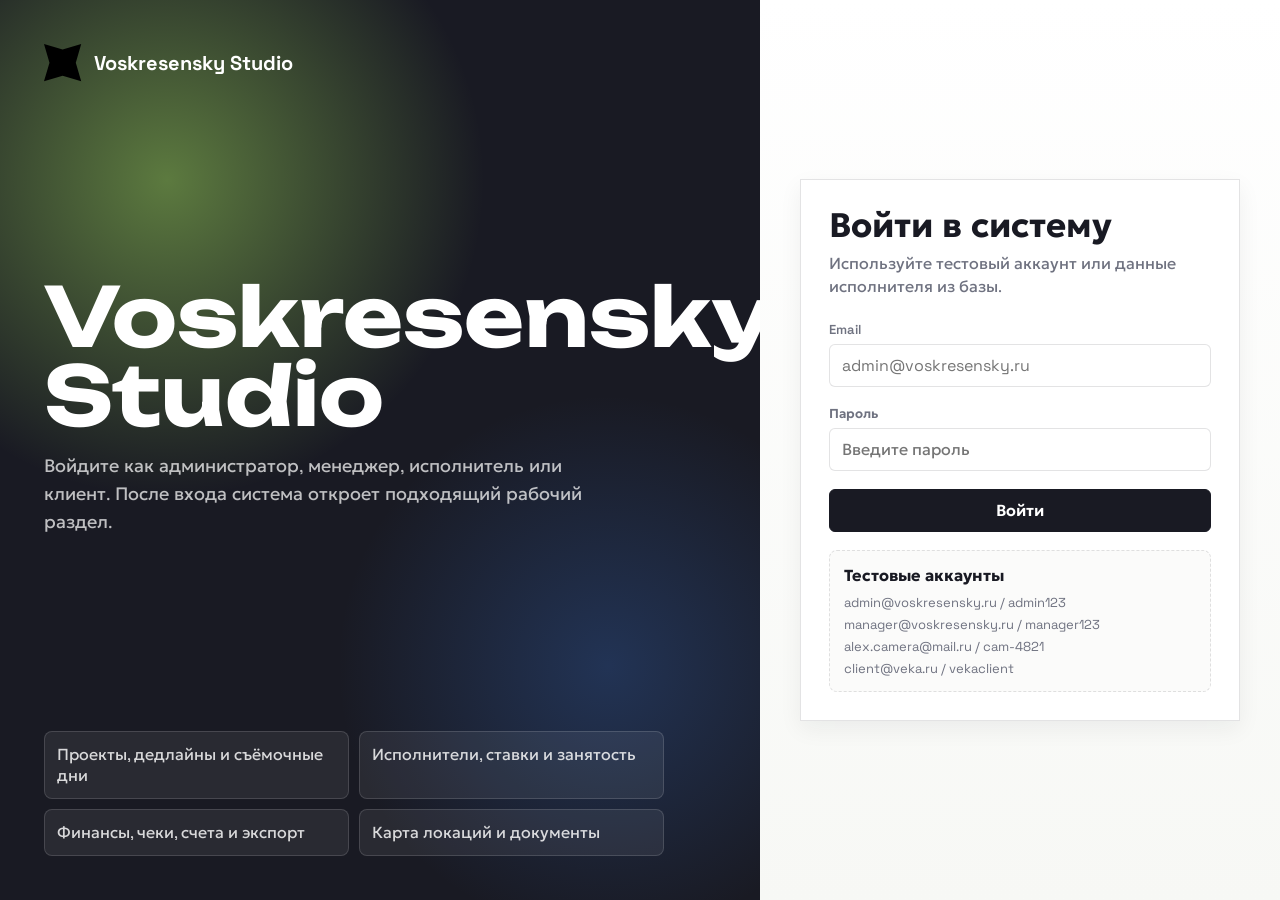
<file: login.html>
<!DOCTYPE html>
<html lang="ru">
<head>
  <meta charset="UTF-8">
  <meta name="viewport" content="width=device-width, initial-scale=1.0">
  <title>Вход — Voskresensky</title>
  <link rel="stylesheet" href="style.css">
  <link rel="shortcut icon" href="img/favicon.svg" type="image/x-icon">
  <link rel="preconnect" href="https://fonts.googleapis.com">
  <link rel="preconnect" href="https://fonts.gstatic.com" crossorigin>
  <link href="https://fonts.googleapis.com/css2?family=Geologica:wght@400..900&family=Golos+Text:wght@400..900&family=Space+Grotesk:wght@300..700&family=Unbounded:wght@400..900&display=swap" rel="stylesheet">
</head>
<body>
  <main class="login-page">
    <section class="login-visual">
      <a class="login-brand" href="index.html">
        <img src="img/favicon.svg" alt="Voskresensky" width="38" height="38">
        <span>Voskresensky Studio</span>
      </a>

      <div class="login-visual__content">
        <h1>Voskresensky Studio</h1>
        <p>Войдите как администратор, менеджер, исполнитель или клиент. После входа система откроет подходящий рабочий раздел.</p>
      </div>

      <div class="login-feature-grid">
        <div class="login-feature">Проекты, дедлайны и съёмочные дни</div>
        <div class="login-feature">Исполнители, ставки и занятость</div>
        <div class="login-feature">Финансы, чеки, счета и экспорт</div>
        <div class="login-feature">Карта локаций и документы</div>
      </div>
    </section>

    <section class="login-panel">
      <div class="card login-card">
        <div class="login-card__head">
          <h2>Войти в систему</h2>
          <p>Используйте тестовый аккаунт или данные исполнителя из базы.</p>
        </div>

        <div class="login-error" id="error-msg"></div>

        <form id="login-form" class="grid">
          <div class="form-row">
            <label for="email">Email</label>
            <input class="input" type="email" id="email" placeholder="admin@voskresensky.ru" required autocomplete="email">
          </div>
          <div class="form-row">
            <label for="password">Пароль</label>
            <input class="input" type="password" id="password" placeholder="Введите пароль" required autocomplete="current-password">
          </div>
          <button type="submit" class="btn btn--dark" id="submit-btn">Войти</button>
        </form>

        <div class="login-hint">
          <strong>Тестовые аккаунты</strong>
          <ul>
            <li>admin@voskresensky.ru / admin123</li>
            <li>manager@voskresensky.ru / manager123</li>
            <li>alex.camera@mail.ru / cam-4821</li>
            <li>client@veka.ru / vekaclient</li>
          </ul>
        </div>
      </div>
    </section>
  </main>

  <script>
    const storeKey = "voskresenskyProductionSystem.v2";
    const demoUsers = [
      { email: "admin@voskresensky.ru", password: "admin123", role: "admin", redirect: "index.html" },
      { email: "manager@voskresensky.ru", password: "manager123", role: "manager", redirect: "index.html" },
      { email: "client@veka.ru", password: "vekaclient", role: "client", redirect: "projects-page.html" }
    ];
    function performerUsersFromStore() {
      try {
        const state = JSON.parse(localStorage.getItem(storeKey) || "{}");
        return (state.performers || []).map((performer) => ({
          email: performer.email,
          password: performer.password,
          role: "performer",
          redirect: "projects-page.html"
        }));
      } catch (error) {
        return [];
      }
    }

    document.getElementById("login-form").addEventListener("submit", (event) => {
      event.preventDefault();
      const button = document.getElementById("submit-btn");
      const error = document.getElementById("error-msg");
      const email = document.getElementById("email").value.trim();
      const password = document.getElementById("password").value.trim();
      const allUsers = [...demoUsers, ...performerUsersFromStore()];
      const user = allUsers.find((item) => item.email === email && item.password === password);

      error.style.display = "none";
      button.disabled = true;
      button.textContent = "Входим...";

      window.setTimeout(() => {
        if (!user) {
          error.textContent = "Неверный email или пароль. Используйте тестовые данные из подсказки.";
          error.style.display = "block";
          button.disabled = false;
          button.textContent = "Войти";
          return;
        }

        localStorage.setItem("voskresensky.currentUser", JSON.stringify({
          email: user.email,
          role: user.role,
          loggedAt: new Date().toISOString()
        }));
        window.location.href = user.redirect;
      }, 350);
    });
  </script>
</body>
</html>
</file>
<file: style.css>
/* Voskresensky production system */
:root {
  --dark: #191a23;
  --ink: #242530;
  --muted: #6f7280;
  --line: rgba(25, 26, 35, .12);
  --soft-line: rgba(25, 26, 35, .08);
  --green: #b9ff66;
  --green-2: #d8ffad;
  --grey: #f3f3f3;
  --white: #fff;
  --blue: #3975d6;
  --red: #ef5350;
  --yellow: #f2b84b;
  --teal: #26a69a;
  --shadow: 0 18px 45px rgba(25, 26, 35, .08);
  --shadow-sm: 0 8px 22px rgba(25, 26, 35, .06);
  --radius: 0px;
  --container: 1440px;
}

* { box-sizing: border-box; margin: 0; padding: 0; }
html { scroll-behavior: smooth; }
body {
  min-height: 100vh;
  font-family: "Space Grotesk", "Geologica", "Golos Text", Arial, sans-serif;
  background: linear-gradient(180deg, #fff 0%, #f7f8f5 52%, #fff 100%);
  color: var(--dark);
}
body.modal-open {
  overflow: hidden;
}
button, input, textarea, select { font: inherit; }
button { cursor: pointer; }
img { max-width: 100%; display: block; }
a { color: inherit; text-decoration: none; }
ul { list-style: none; }

h1, h2, h3, h4,
.header__list-link,
.header__button,
.section-title,
.entity-name,
.kpi__value,
.kpi__label,
.modal__title,
.login-brand,
.login-card__head h2 {
  font-family: "Space Grotesk", "Geologica", "Golos Text", Arial, sans-serif;
}

.hero h1,
.page-title,
.login-visual__content h1 {
  font-family: "Unbounded", "Space Grotesk", "Geologica", "Golos Text", Arial, sans-serif;
}

.header {
  position: sticky;
  top: 0;
  z-index: 20;
  background: rgba(255, 255, 255, .92);
  border-bottom: 1px solid var(--line);
  backdrop-filter: blur(18px);
}
.header__container {
  max-width: var(--container);
  margin-inline: auto;
  padding: 18px 40px;
}
.header__nav {
  display: flex;
  align-items: center;
  justify-content: space-between;
  gap: 24px;
}
.header__list {
  display: flex;
  align-items: center;
  gap: 8px;
  flex-wrap: wrap;
}
.header__list-link {
  display: inline-flex;
  align-items: center;
  min-height: 36px;
  padding: 7px 12px;
  border-radius: 0px;
  font-size: 16px;
  transition: .2s ease;
}
.header__list-item.active .header__list-link,
.header__list-link:hover {
  background: var(--green);
  color: var(--dark);
}
.header__button,
.btn {
  display: inline-flex;
  align-items: center;
  justify-content: center;
  gap: 8px;
  min-height: 42px;
  padding: 10px 16px;
  border: 1px solid var(--dark);
  border-radius: 6px;
  background: var(--white);
  color: var(--dark);
  font-weight: 600;
  transition: transform .16s ease, background .16s ease, color .16s ease, box-shadow .16s ease;
  white-space: nowrap;
}
.header__button,
.btn--green { background: var(--green); }
.btn--dark { background: var(--dark); color: var(--white); }
.btn--ghost { background: transparent; border-color: var(--line); }
.btn--danger { background: #fff1f1; border-color: rgba(239, 83, 80, .35); color: #ad2f2c; }
.btn:hover,
.header__button:hover {
  transform: translateY(-1px);
  box-shadow: var(--shadow-sm);
}
.icon-btn {
  width: 42px;
  height: 42px;
  padding: 0;
  display: inline-grid;
  place-items: center;
  flex: 0 0 auto;
  border: 1px solid var(--dark);
  border-radius: 6px;
  background: var(--white);
  color: var(--dark);
  cursor: pointer;
  transition: transform .16s ease, background .16s ease, color .16s ease, box-shadow .16s ease;
}
.icon-btn svg {
  width: 18px;
  height: 18px;
  fill: none;
  stroke: currentColor;
  stroke-width: 2;
  stroke-linecap: round;
  stroke-linejoin: round;
}
.icon-btn:hover {
  transform: translateY(-1px);
  background: var(--green);
  box-shadow: var(--shadow-sm);
}
.icon-btn--danger {
  border-color: rgba(239, 83, 80, .35);
  color: #ad2f2c;
}
.icon-btn--danger:hover {
  background: #fff1f1;
}

.app-shell {
  max-width: var(--container);
  margin-inline: auto;
  padding: 34px 40px 70px;
}
.page-top,
.hero {
  display: grid;
  grid-template-columns: minmax(0, 1fr) auto;
  align-items: end;
  gap: 24px;
  margin-bottom: 24px;
}
.hero {
  grid-template-columns: minmax(0, 1fr) minmax(280px, 460px);
  align-items: center;
  min-height: 330px;
  padding: 34px;
  border: 1px solid var(--line);
  border-radius: var(--radius);
  background: radial-gradient(circle at 90% 10%, rgba(185, 255, 102, .56), transparent 34%), var(--dark);
  color: var(--white);
  overflow: hidden;
}
.hero h1,
.page-title {
  font-size: clamp(32px, 5vw, 64px);
  line-height: .98;
  letter-spacing: 0;
  font-weight: 700;
}
.page-title { color: var(--dark); }
.hero p,
.page-subtitle {
  max-width: 760px;
  margin-top: 12px;
  color: rgba(255, 255, 255, .72);
  font-size: 18px;
  line-height: 1.5;
}
.page-subtitle { color: var(--muted); }
.hero img {
  max-height: 300px;
  margin-inline: auto;
  object-fit: contain;
}
.hero-actions,
.page-actions,
.toolbar,
.inline-actions {
  display: flex;
  align-items: center;
  gap: 10px;
  flex-wrap: wrap;
}
.hero-actions { margin-top: 24px; }

.grid { display: grid; gap: 18px; }
.grid--2 { grid-template-columns: repeat(2, minmax(0, 1fr)); }
.grid--3 { grid-template-columns: repeat(3, minmax(0, 1fr)); }
.grid--4 { grid-template-columns: repeat(4, minmax(0, 1fr)); }
.layout-main { display: grid; grid-template-columns: minmax(0, 1fr) 360px; gap: 18px; align-items: start; }

.card,
.panel,
.modal__content {
  background: rgba(255, 255, 255, .96);
  border: 1px solid var(--line);
  border-radius: var(--radius);
  box-shadow: var(--shadow-sm);
}
.card,
.panel {
  animation: surfaceIn .24s ease both;
}
.card { padding: 18px; }
.panel { padding: 22px; }
.clickable { cursor: pointer; transition: transform .16s ease, box-shadow .16s ease, border-color .16s ease; }
.clickable:hover { transform: translateY(-2px); border-color: rgba(25, 26, 35, .28); box-shadow: var(--shadow); }
.section-head {
  display: flex;
  align-items: center;
  justify-content: space-between;
  gap: 12px;
  margin-bottom: 14px;
}
.section-title {
  font-size: 22px;
  font-weight: 700;
}
.section-note { color: var(--muted); font-size: 14px; line-height: 1.45; }
.kpi {
  min-height: 122px;
  display: flex;
  flex-direction: column;
  justify-content: space-between;
}
.kpi__label {
  color: var(--muted);
  font-size: 13px;
  text-transform: uppercase;
  letter-spacing: .04em;
}
.kpi__value {
  margin-top: 10px;
  font-size: clamp(28px, 3vw, 44px);
  line-height: 1;
  font-weight: 800;
}
.kpi__meta { margin-top: 10px; color: var(--muted); font-size: 14px; }
.kpi__label,
.kpi__value,
.kpi__meta,
.mini-stat,
.stats-row,
.list-item,
.finance-row,
.data-table {
  font-family: "Space Grotesk", "Geologica", "Golos Text", Arial, sans-serif;
}

.filters {
  display: grid;
  grid-template-columns: minmax(220px, 1fr) repeat(3, minmax(160px, 220px)) auto;
  gap: 10px;
  align-items: center;
  margin: 18px 0;
}
.input,
.select,
.textarea {
  width: 100%;
  min-height: 42px;
  padding: 10px 12px;
  border: 1px solid var(--line);
  border-radius: 6px;
  background: var(--white);
  color: var(--dark);
  outline: none;
}
.textarea { min-height: 94px; resize: vertical; }
.input:focus,
.select:focus,
.textarea:focus {
  border-color: var(--dark);
  box-shadow: 0 0 0 3px rgba(185, 255, 102, .42);
}
.form-grid {
  display: grid;
  grid-template-columns: repeat(2, minmax(0, 1fr));
  gap: 12px;
}
.form-row { display: grid; gap: 6px; }
.form-row--wide { grid-column: 1 / -1; }
.form-row label { color: var(--muted); font-size: 13px; font-weight: 600; }
.check-row {
  display: inline-flex;
  align-items: center;
  gap: 10px;
  min-height: 44px;
  padding: 10px 12px;
  border: 1px solid var(--line);
  border-radius: 8px;
  background: #fbfbfa;
  color: var(--dark);
  cursor: pointer;
}
.check-row input {
  width: 16px;
  height: 16px;
  accent-color: var(--green-dark);
}

.badge,
.status,
.pill {
  display: inline-flex;
  align-items: center;
  gap: 6px;
  min-height: 28px;
  padding: 5px 9px;
  border-radius: 999px;
  border: 1px solid var(--line);
  background: var(--grey);
  color: var(--dark);
  font-size: 13px;
  font-weight: 600;
}
.status--active,
.badge--green { background: var(--green-2); border-color: rgba(77, 157, 30, .24); }
.status--busy,
.badge--yellow { background: #fff3c8; border-color: rgba(242, 184, 75, .35); }
.status--done,
.badge--blue { background: #e8f0ff; border-color: rgba(57, 117, 214, .24); }
.status--risk,
.badge--red { background: #ffe8e8; border-color: rgba(239, 83, 80, .28); }

.table-wrap { overflow-x: auto; }
.data-table {
  width: 100%;
  border-collapse: collapse;
  min-width: 760px;
}
.data-table th,
.data-table td {
  padding: 13px 12px;
  border-bottom: 1px solid var(--soft-line);
  text-align: left;
  vertical-align: top;
}
.data-table th {
  color: var(--muted);
  font-size: 12px;
  text-transform: uppercase;
  letter-spacing: .04em;
}
.data-table tr:hover td { background: rgba(185, 255, 102, .12); }

.performer-card,
.project-card {
  display: grid;
  gap: 14px;
}
.card-top {
  display: flex;
  align-items: flex-start;
  justify-content: space-between;
  gap: 14px;
}
.avatar {
  width: 44px;
  height: 44px;
  border-radius: 50%;
  display: inline-grid;
  place-items: center;
  background: var(--dark);
  color: var(--green);
  font-weight: 800;
}
.entity-name { font-size: 20px; font-weight: 750; }
.entity-meta { margin-top: 4px; color: var(--muted); font-size: 14px; line-height: 1.35; }
.stats-row {
  display: grid;
  grid-template-columns: repeat(3, minmax(0, 1fr));
  gap: 8px;
}
.mini-stat {
  padding: 10px;
  border: 1px solid var(--soft-line);
  border-radius: 6px;
  background: #fbfbfa;
}
.mini-stat span { display: block; color: var(--muted); font-size: 12px; }
.mini-stat strong { display: block; margin-top: 4px; font-size: 16px; }

.progress {
  height: 8px;
  overflow: hidden;
  border-radius: 999px;
  background: var(--grey);
}
.progress span {
  display: block;
  height: 100%;
  border-radius: inherit;
  background: var(--green);
}
.list { display: grid; gap: 10px; }
.list-item {
  display: flex;
  justify-content: space-between;
  gap: 12px;
  padding: 12px;
  border: 1px solid var(--soft-line);
  border-radius: 6px;
  background: #fff;
}
.list-item__main { min-width: 0; }
.list-item__title { font-weight: 700; }
.list-item__text { color: var(--muted); font-size: 14px; margin-top: 3px; }
.ledger-grid {
  display: grid;
  grid-template-columns: repeat(3, minmax(0, 1fr));
  gap: 10px;
}
.ledger-card {
  padding: 14px;
  border: 1px solid var(--soft-line);
  border-radius: 8px;
  background: #fbfbfa;
}
.ledger-card span {
  display: block;
  color: var(--muted);
  font-size: 12px;
}
.ledger-card strong {
  display: block;
  margin-top: 6px;
  font-size: 18px;
}
.file-grid,
.finance-stack {
  display: grid;
  gap: 10px;
}
.file-card {
  display: grid;
  gap: 10px;
  padding: 14px;
  border: 1px solid var(--soft-line);
  border-radius: 8px;
  background: #fff;
}
.file-card__top,
.file-card__actions {
  display: flex;
  align-items: center;
  justify-content: space-between;
  gap: 10px;
  flex-wrap: wrap;
}
.file-card__title {
  font-weight: 800;
}
.file-card__note {
  color: var(--muted);
  font-size: 14px;
  line-height: 1.45;
}
.finance-item {
  display: flex;
  align-items: flex-start;
  justify-content: space-between;
  gap: 12px;
  padding: 12px 14px;
  border: 1px solid var(--soft-line);
  border-radius: 8px;
  background: #fff;
}
.finance-item__main,
.finance-item__side {
  display: grid;
  gap: 4px;
}
.finance-item__title {
  font-weight: 800;
}
.finance-item__meta,
.file-link {
  color: var(--muted);
  font-size: 13px;
}
.finance-item__side {
  justify-items: end;
  text-align: right;
}
.file-link {
  text-decoration: underline;
  text-underline-offset: 3px;
}
.matrix-list {
  display: grid;
  gap: 8px;
}
.matrix-row {
  display: grid;
  grid-template-columns: minmax(0, 1.6fr) .7fr .9fr .7fr .9fr;
  gap: 10px;
  align-items: center;
  padding: 12px 14px;
  border: 1px solid var(--soft-line);
  border-radius: 8px;
  background: #fff;
}
.matrix-row--head {
  color: var(--muted);
  font-size: 12px;
  font-weight: 700;
  text-transform: uppercase;
  letter-spacing: .04em;
  background: #fbfbfa;
}
.task-grid {
  display: grid;
  gap: 10px;
}
.task-card,
.task-inline {
  display: grid;
  gap: 4px;
  padding: 12px 14px;
  border: 1px solid var(--soft-line);
  border-radius: 8px;
  background: #fff;
  text-align: left;
}
.task-card {
  cursor: pointer;
}
.task-card__time,
.task-inline span {
  color: var(--muted);
  font-size: 13px;
}
.task-card__title,
.task-inline strong {
  font-weight: 800;
}
.task-card__meta {
  color: var(--muted);
  font-size: 13px;
}
.task-card--task { border-left: 3px solid #3975d6; }
.task-card--meeting { border-left: 3px solid #ef5350; }
.task-card--deadline { border-left: 3px solid #f2b84b; }
.task-card--shoot { border-left: 3px solid #26a69a; }
.task-card.is-done,
.timeline-item.is-done,
.day-reminder.is-done,
.event-chip.is-done,
.day-event.is-done {
  opacity: .68;
  filter: saturate(.72);
}
.task-card.is-done .task-card__title,
.timeline-item.is-done strong,
.day-reminder.is-done .day-reminder__title,
.event-chip.is-done,
.day-event.is-done .day-event__title {
  text-decoration: line-through;
  text-decoration-thickness: 2px;
  text-decoration-color: rgba(25, 26, 35, .35);
}

.chat {
  display: grid;
  gap: 10px;
}
.chat__messages {
  display: grid;
  gap: 10px;
  max-height: 280px;
  overflow: auto;
  padding-right: 4px;
}
.message {
  padding: 12px;
  border-radius: 8px;
  border: 1px solid var(--soft-line);
  background: #fbfbfa;
}
.message__head {
  display: flex;
  justify-content: space-between;
  gap: 10px;
  color: var(--muted);
  font-size: 12px;
  margin-bottom: 5px;
}
.message__author { color: var(--dark); font-weight: 700; }
.chat__form {
  display: grid;
  grid-template-columns: minmax(0, 1fr) auto;
  gap: 8px;
}

.tabs {
  display: flex;
  gap: 6px;
  flex-wrap: wrap;
  margin-bottom: 14px;
}
.tab {
  min-height: 38px;
  padding: 8px 12px;
  border: 1px solid var(--line);
  border-radius: 6px;
  background: var(--white);
  font-weight: 650;
}
.tab.active { background: var(--dark); color: var(--white); }

.calendar-board {
  display: grid;
  grid-template-columns: repeat(7, minmax(0, 1fr));
  border: 1px solid var(--line);
  border-radius: var(--radius);
  overflow: hidden;
  background: var(--white);
}
.calendar-day-name,
.calendar-cell {
  min-height: 112px;
  padding: 10px;
  border-right: 1px solid var(--soft-line);
  border-bottom: 1px solid var(--soft-line);
}
.calendar-day-name {
  min-height: auto;
  background: var(--dark);
  color: var(--white);
  font-weight: 700;
}
.calendar-cell { cursor: pointer; }
.calendar-cell:hover { background: rgba(185, 255, 102, .13); }
.calendar-cell.is-muted { color: #b5b6bd; background: #fafafa; }
.calendar-cell.is-today { box-shadow: inset 0 0 0 2px var(--green); }
.calendar-date { font-weight: 800; margin-bottom: 7px; }
.event-chip {
  display: block;
  width: 100%;
  margin-top: 5px;
  padding: 5px 6px;
  border-radius: 5px;
  border: 1px solid transparent;
  overflow: hidden;
  text-overflow: ellipsis;
  white-space: nowrap;
  font-size: 12px;
  font-weight: 700;
}
.event-chip--shoot { background: #e8f8f5; color: #08786b; }
.event-chip--deadline { background: #fff3c8; color: #7c5400; }
.event-chip--task { background: #e8f0ff; color: #214f9b; }
.event-chip--meeting { background: #ffe8e8; color: #9f2e2b; }
.timeline { display: grid; gap: 8px; }
.timeline-item {
  display: grid;
  grid-template-columns: 86px minmax(0, 1fr);
  gap: 10px;
  align-items: start;
  padding: 10px;
  border: 1px solid var(--soft-line);
  border-radius: 6px;
}
.timeline-time { color: var(--muted); font-weight: 700; }
.calendar-toolbar {
  display: grid;
  grid-template-columns: auto minmax(180px, auto) minmax(320px, 1fr) auto;
  align-items: center;
  gap: 12px;
}
.calendar-toolbar__group {
  display: inline-flex;
  gap: 10px;
  flex-wrap: wrap;
}
.calendar-toolbar__title {
  margin-right: 8px;
  white-space: nowrap;
}
.calendar-toolbar__filters {
  display: grid;
  grid-template-columns: repeat(2, minmax(0, 240px));
  justify-content: end;
  gap: 10px;
}
.calendar-filter {
  min-width: 0;
}

.day-schedule {
  position: relative;
  display: grid;
  grid-template-columns: 76px minmax(0, 1fr);
  border: 1px solid var(--line);
  border-radius: var(--radius);
  background: #fff;
  overflow: hidden;
}
.day-reminders {
  display: grid;
  gap: 10px;
  margin-bottom: 14px;
}
.day-reminder {
  appearance: none;
  width: 100%;
  display: flex;
  align-items: flex-start;
  justify-content: space-between;
  gap: 14px;
  padding: 12px 14px;
  border: 1px solid rgba(25, 26, 35, .12);
  border-radius: 8px;
  background: linear-gradient(180deg, #fbfff2 0%, #f4ffd7 100%);
  box-shadow: 0 10px 22px rgba(185, 255, 102, .12);
  text-align: left;
  cursor: pointer;
}
.day-reminder__main {
  min-width: 0;
}
.day-reminder__label {
  color: rgba(25, 26, 35, .54);
  font-size: 11px;
  font-weight: 800;
  letter-spacing: .04em;
  text-transform: uppercase;
}
.day-reminder__title {
  margin-top: 4px;
  font-weight: 800;
  line-height: 1.2;
}
.day-reminder__meta {
  margin-top: 4px;
  color: var(--muted);
  font-size: 13px;
  line-height: 1.35;
}
.day-reminder__tag {
  flex-shrink: 0;
  display: inline-flex;
  align-items: center;
  min-height: 28px;
  padding: 4px 10px;
  border-radius: 999px;
  background: var(--dark);
  color: var(--green);
  font-size: 12px;
  font-weight: 800;
}
.day-hours {
  display: grid;
}
.day-hour-label {
  height: 64px;
  padding: 8px 10px;
  border-bottom: 1px solid var(--soft-line);
  color: var(--muted);
  font-size: 12px;
  font-weight: 700;
  text-align: right;
}
.day-grid {
  position: relative;
  min-height: 960px;
  background: repeating-linear-gradient(to bottom, transparent 0, transparent 63px, var(--soft-line) 63px, var(--soft-line) 64px);
  cursor: crosshair;
}
.day-now-line {
  position: absolute;
  left: 0;
  right: 0;
  z-index: 4;
  height: 2px;
  background: var(--red);
  box-shadow: 0 0 0 2px rgba(239, 83, 80, .12);
}
.day-now-line::before {
  content: attr(data-time);
  position: absolute;
  left: 8px;
  top: -13px;
  padding: 3px 7px;
  border-radius: 999px;
  background: var(--red);
  color: #fff;
  font-size: 11px;
  font-weight: 800;
}
.day-event {
  position: absolute;
  left: 12px;
  right: 12px;
  z-index: 3;
  min-height: 38px;
  padding: 9px 10px;
  display: flex;
  flex-direction: column;
  justify-content: center;
  gap: 2px;
  border-radius: 7px;
  border: 1px solid rgba(25, 26, 35, .1);
  overflow: hidden;
  cursor: pointer;
  box-shadow: 0 8px 20px rgba(25, 26, 35, .08);
  text-align: left;
}
.day-event--shoot { background: #e8f8f5; color: #08786b; }
.day-event--deadline { background: #fff3c8; color: #7c5400; }
.day-event--task { background: #e8f0ff; color: #214f9b; }
.day-event--meeting {
  background: linear-gradient(180deg, #fff2f2 0%, #ffe7e7 100%);
  color: #9f2e2b;
  border-left: 3px solid #ea6f68;
}
.day-event__time {
  font-size: 12px;
  font-weight: 800;
  opacity: .78;
}
.day-event__title {
  font-weight: 800;
  line-height: 1.2;
  overflow: hidden;
  text-overflow: ellipsis;
  white-space: normal;
}
.day-event__meta {
  font-size: 12px;
  line-height: 1.2;
  opacity: .78;
  overflow: hidden;
  text-overflow: ellipsis;
  white-space: normal;
}
.day-event--compact {
  align-items: flex-start;
  justify-content: center;
  text-align: left;
  padding: 7px 10px;
}
.day-event--compact .day-event__meta {
  display: none;
}
.day-event--compact .day-event__title {
  font-size: 13px;
  line-height: 1.25;
  display: block;
  white-space: nowrap;
  text-overflow: ellipsis;
  overflow: hidden;
}
.day-event--compact .day-event__time {
  font-size: 11px;
  margin-bottom: 1px;
}
.day-event--medium .day-event__meta {
  display: none;
}
.day-event--medium {
  justify-content: center;
  gap: 4px;
}
.day-event--medium .day-event__title,
.day-event--compact .day-event__title {
  display: -webkit-box;
  -webkit-box-orient: vertical;
  -webkit-line-clamp: 2;
  line-clamp: 2;
}
.day-event--roomy {
  justify-content: flex-start;
}

.finance-chart {
  display: block;
  width: 100% !important;
  height: 360px !important;
  max-height: 360px;
  border: 1px solid var(--line);
  border-radius: var(--radius);
  background: #fff;
}
.map-box {
  position: relative;
  z-index: 1;
  min-height: 360px;
  border: 1px solid var(--line);
  border-radius: var(--radius);
  background: #fff;
  overflow: hidden;
}
.map-box { height: 560px; }
.map-print-card {
  position: relative;
  z-index: 1;
  background: #fff;
  border-radius: var(--radius);
  overflow: hidden;
  border: 1px solid var(--line);
}
.project-location-picker {
  display: none;
  grid-column: 1 / -1;
  gap: 10px;
  padding: 12px;
  border: 1px solid var(--line);
  border-radius: var(--radius);
  background: #fbfbfa;
}
.project-location-picker.is-open {
  display: grid;
}
.project-location-map {
  height: 340px;
  border: 1px solid var(--line);
  border-radius: var(--radius);
  overflow: hidden;
  background: #fff;
}
.project-location-map .leaflet-control-container {
  font-family: "Space Grotesk", "Geologica", "Golos Text", sans-serif;
}
.map-box .leaflet-pane,
.map-box .leaflet-top,
.map-box .leaflet-bottom {
  z-index: 1;
}
.map-box .leaflet-control {
  z-index: 2;
}
.shooting-pin {
  position: relative;
  width: 16px;
  height: 22px;
}
.shooting-pin__body {
  position: absolute;
  left: 2px;
  top: 1px;
  width: 12px;
  height: 12px;
  border: 1.25px solid var(--dark);
  border-radius: 50% 50% 50% 0;
  background: var(--green);
  box-shadow: 0 2px 7px rgba(25, 26, 35, .18);
  transform: rotate(-45deg);
}
.shooting-pin__body::after {
  content: "";
  position: absolute;
  inset: 3px;
  border-radius: 50%;
  background: var(--dark);
}
.shooting-pin__shadow {
  position: absolute;
  left: 4px;
  bottom: 1px;
  width: 8px;
  height: 3px;
  border-radius: 50%;
  background: rgba(25, 26, 35, .24);
  filter: blur(.4px);
}
.map-box.is-exporting .leaflet-control-container,
.map-box.is-exporting .leaflet-marker-pane,
.map-box.is-exporting .leaflet-popup-pane,
.map-box.is-exporting .leaflet-tooltip-pane {
  display: none !important;
}

.modal {
  position: fixed;
  inset: 0;
  z-index: 3000;
  display: none;
  align-items: center;
  justify-content: center;
  padding: 24px;
  background: rgba(25, 26, 35, .52);
  backdrop-filter: blur(10px) saturate(115%);
  -webkit-backdrop-filter: blur(10px) saturate(115%);
}
.modal.is-open {
  display: flex;
}
.modal__content {
  width: min(960px, 100%);
  max-height: 90vh;
  overflow: auto;
  padding: 22px;
}
.modal__content--wide { width: min(1180px, 100%); }
.modal__head {
  display: flex;
  justify-content: space-between;
  align-items: flex-start;
  gap: 14px;
  margin-bottom: 18px;
}
.modal__head-main {
  min-width: 0;
  display: flex;
  align-items: flex-start;
  gap: 12px;
}
.modal__title { font-size: 28px; font-weight: 800; }
.modal-back-btn {
  min-height: 38px;
  padding: 8px 12px;
  border: 1px solid var(--line);
  border-radius: 6px;
  background: #fff;
  color: var(--dark);
  font-weight: 700;
  white-space: nowrap;
}
.close-btn {
  width: 38px;
  height: 38px;
  border: 1px solid var(--line);
  border-radius: 6px;
  background: var(--white);
  font-size: 22px;
  line-height: 1;
}
@keyframes surfaceIn {
  from { opacity: 0; transform: translateY(6px); }
  to { opacity: 1; transform: translateY(0); }
}

.empty {
  padding: 22px;
  border: 1px dashed var(--line);
  border-radius: var(--radius);
  color: var(--muted);
  text-align: center;
}
.small { font-size: 13px; color: var(--muted); }
.money-positive { color: #21813a; }
.money-negative { color: #be3430; }
.hide { display: none !important; }

.login-page {
  min-height: 100vh;
  display: grid;
  grid-template-columns: minmax(0, 1fr) minmax(360px, 520px);
  background: var(--dark);
}
.login-visual {
  min-height: 100vh;
  padding: 44px;
  display: flex;
  flex-direction: column;
  justify-content: space-between;
  background:
    radial-gradient(circle at 22% 20%, rgba(185, 255, 102, .42), transparent 34%),
    radial-gradient(circle at 80% 74%, rgba(57, 117, 214, .28), transparent 30%),
    var(--dark);
  color: var(--white);
}
.login-brand {
  display: inline-flex;
  align-items: center;
  gap: 12px;
  font-size: 20px;
  font-weight: 800;
}
.login-visual__content {
  max-width: 680px;
}
.login-visual__content h1 {
  font-size: clamp(42px, 7vw, 82px);
  line-height: .96;
  letter-spacing: 0;
}
.login-visual__content p {
  max-width: 560px;
  margin-top: 18px;
  color: rgba(255, 255, 255, .72);
  font-size: 18px;
  line-height: 1.55;
}
.login-feature-grid {
  display: grid;
  grid-template-columns: repeat(2, minmax(0, 1fr));
  gap: 10px;
  max-width: 620px;
}
.login-feature {
  padding: 12px;
  border: 1px solid rgba(255, 255, 255, .14);
  border-radius: 8px;
  background: rgba(255, 255, 255, .07);
  color: rgba(255, 255, 255, .82);
}
.login-panel {
  min-height: 100vh;
  display: grid;
  place-items: center;
  padding: 34px;
  background: linear-gradient(180deg, #fff 0%, #f7f8f5 100%);
}
.login-card {
  width: min(100%, 440px);
  padding: 28px;
}
.login-card__head {
  margin-bottom: 22px;
}
.login-card__head h2 {
  font-size: 34px;
  line-height: 1.05;
}
.login-card__head p {
  margin-top: 8px;
  color: var(--muted);
  line-height: 1.45;
}
.login-error {
  display: none;
  margin-bottom: 14px;
  padding: 12px;
  border: 1px solid rgba(239, 83, 80, .28);
  border-radius: 6px;
  background: #ffe8e8;
  color: #9f2e2b;
  font-weight: 650;
}
.login-hint {
  margin-top: 18px;
  padding: 14px;
  border: 1px dashed var(--line);
  border-radius: 8px;
  background: #fbfbfa;
}
.login-hint ul {
  display: grid;
  gap: 5px;
  margin-top: 8px;
  color: var(--muted);
  font-size: 13px;
}

.calendar-view-switch {
  margin-left: auto;
  display: flex;
  gap: 4px;
  padding: 4px;
  border: 1px solid var(--dark);
  border-radius: 8px;
  background: var(--white);
}
.calendar-view-switch__btn {
  min-height: 34px;
  padding: 7px 12px;
  border: 0;
  border-radius: 5px;
  background: transparent;
  color: var(--dark);
  font-weight: 700;
  transition: background .16s ease, color .16s ease;
}
.calendar-view-switch__btn:hover {
  background: var(--grey);
}
.calendar-view-switch__btn.active {
  background: var(--dark);
  color: var(--green);
}
.range-switch {
  display: inline-flex;
  gap: 4px;
  padding: 4px;
  border: 1px solid var(--line);
  border-radius: 8px;
  background: #fbfbfa;
  flex-wrap: wrap;
}
.range-switch__btn {
  min-height: 34px;
  padding: 7px 12px;
  border: 0;
  border-radius: 5px;
  background: transparent;
  color: var(--dark);
  font-weight: 700;
  transition: background .16s ease, color .16s ease;
}
.range-switch__btn:hover {
  background: var(--grey);
}
.range-switch__btn.active {
  background: var(--dark);
  color: var(--green);
}

@media (max-width: 1100px) {
  .grid--4 { grid-template-columns: repeat(2, minmax(0, 1fr)); }
  .grid--3 { grid-template-columns: repeat(2, minmax(0, 1fr)); }
  .layout-main { grid-template-columns: 1fr; }
  .filters { grid-template-columns: repeat(2, minmax(0, 1fr)); }
  .calendar-toolbar {
    grid-template-columns: 1fr;
    align-items: stretch;
  }
  .calendar-toolbar__filters {
    grid-template-columns: repeat(2, minmax(0, 1fr));
    justify-content: stretch;
  }
  .calendar-toolbar__title {
    white-space: normal;
  }
  .login-page { grid-template-columns: 1fr; }
  .login-visual { min-height: auto; gap: 80px; }
  .login-panel { min-height: auto; }
}
@media (max-width: 760px) {
  .header__container,
  .app-shell { padding-inline: 18px; }
  .header__nav { align-items: flex-start; flex-direction: column; }
  .header__list { gap: 4px; }
  .header__list-link { font-size: 14px; min-height: 32px; padding: 6px 8px; }
  .page-top,
  .hero { grid-template-columns: 1fr; }
  .hero { padding: 22px; }
  .hero img { max-height: 190px; }
  .grid--2,
  .grid--3,
  .grid--4,
  .filters,
  .form-grid,
  .stats-row,
  .ledger-grid,
  .matrix-row { grid-template-columns: 1fr; }
  .calendar-board { grid-template-columns: 1fr; }
  .calendar-day-name { display: none; }
  .calendar-cell { min-height: 88px; }
  .chat__form { grid-template-columns: 1fr; }
  .login-visual,
  .login-panel { padding: 22px; }
  .login-feature-grid { grid-template-columns: 1fr; }
  .login-card { padding: 20px; }
  .calendar-toolbar__group,
  .calendar-toolbar__filters {
    grid-template-columns: 1fr;
    display: grid;
  }
  .calendar-view-switch { width: 100%; order: 5; }
  .calendar-view-switch__btn { flex: 1; }
  .range-switch { width: 100%; }
  .range-switch__btn { flex: 1; }
}
</file>
